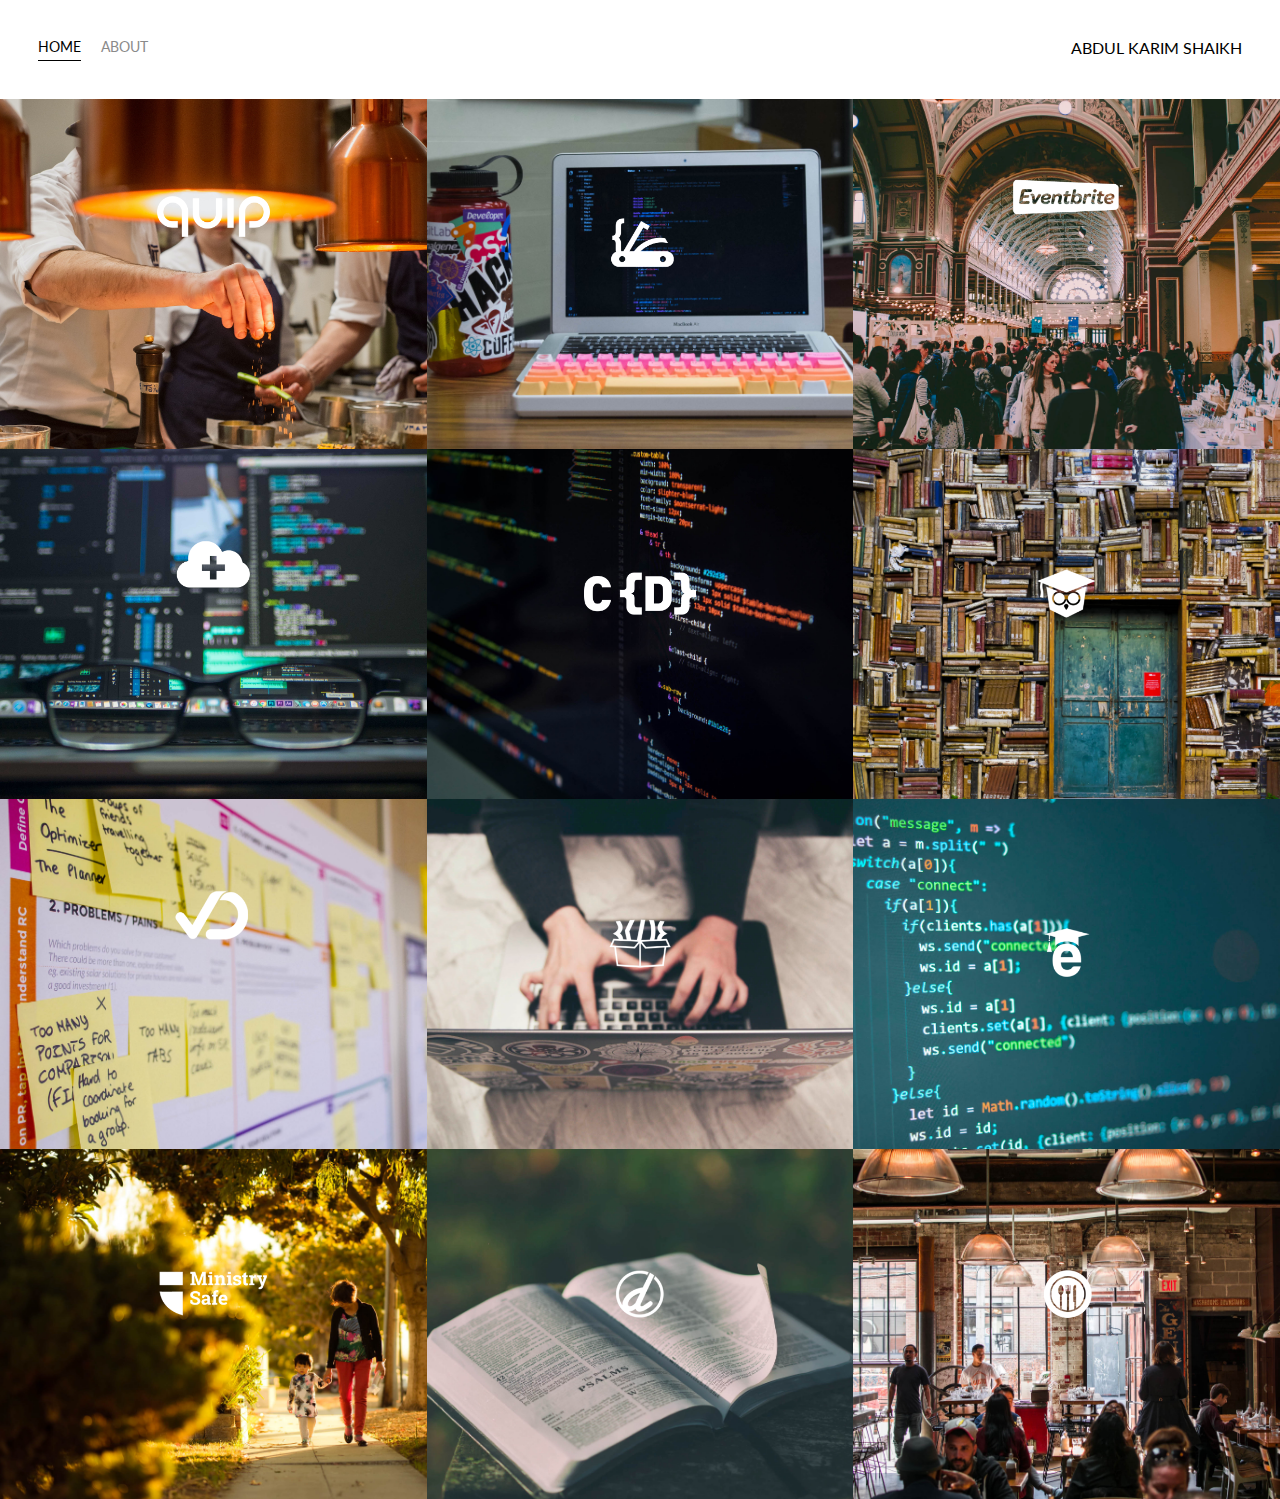
<file: index.html>
<!DOCTYPE html>
<html>

<head>
  <title>Design and Implement web page using CSS3 and HTML5</title>
  <link href="https://fonts.googleapis.com/css?family=Lato" rel="stylesheet">
  <link rel="stylesheet" href="styles.css">
</head>

<body>
  <div class="container">
    <div class="nav-wrapper">
      <div class="left-side">
        <div class="nav-link-wrapper active-nav-link">
          <a href="index.html">Home</a>
        </div>

        <div class="nav-link-wrapper">
          <a href="about.html">About</a>
        </div>
      </div>

      <div class="right-side">
        <div class="brand">
          ABDUL KARIM SHAIKH
        </div>
      </div>
    </div>
    <div class="content-wrapper">
      <div class="portfolio-items-wrapper">

        <div class="portfolio-item-wrapper">
          <div class="portfolio-img-background" style="background-image:url(images/portfolio1.jpg)"></div>

          <div class="img-text-wrapper">
            <div class="logo-wrapper">
              <img src="images/logos/quip.png" alt="">
            </div>

            <div class="subtitle">“If you are a chef, no matter how good a chef you are, it’s not good cooking for yourself; the joy is in cooking for others. It’s the same with music.”</div>
          </div>
        </div>

        <div class="portfolio-item-wrapper">
          <div class="portfolio-img-background" style="background-image:url(images/portfolio2.jpg)"></div>
          <div class="img-text-wrapper">
            <div class="logo-wrapper">
              <img src="images/logos/devcamp.png" alt="">
            </div>

            <div class="subtitle">Coding bootcamp and learning management system.</div>
          </div>
        </div>

        <div class="portfolio-item-wrapper">
          <div class="portfolio-img-background" style="background-image:url(images/portfolio3.jpg)"></div>
          <div class="img-text-wrapper">
            <div class="logo-wrapper">
              <img src="images/logos/eventbrite.png" alt="">
            </div>

            <div class="subtitle">Eventbrite is the leading event management platform on the web with millions of individuals utilizing their applications
              to find, register or, and management events in numerous industries.</div>
          </div>
        </div>

        <div class="portfolio-item-wrapper">
          <div class="portfolio-img-background" style="background-image:url(images/portfolio4.jpg)"></div>
          <div class="img-text-wrapper">
            <div class="logo-wrapper">
              <img src="images/logos/shop-hacker.png" alt="">
            </div>

            <div class="subtitle">Shop Hacker allows you to easily import digital products such as elearning courses, software, and games directly
              into your ecommerce store.</div>
          </div>
        </div>

        <div class="portfolio-item-wrapper">
          <div class="portfolio-img-background" style="background-image:url(images/portfolio5.jpg)"></div>
          <div class="img-text-wrapper">
            <div class="logo-wrapper">
              <img src="images/logos/crondose.png" alt="">
            </div>

            <div class="subtitle">Online tutorials and productivity tips.</div>
          </div>
        </div>

        <div class="portfolio-item-wrapper">
          <div class="portfolio-img-background" style="background-image:url(images/portfolio6.jpg)"></div>
          <div class="img-text-wrapper">
            <div class="logo-wrapper">
              <img src="images/logos/dailysmarty.png" alt="">
            </div>

            <div class="subtitle">Keep track of what you learn every day.</div>
          </div>
        </div>

        <div class="portfolio-item-wrapper">
          <div class="portfolio-img-background" style="background-image:url(images/portfolio7.jpg)"></div>
          <div class="img-text-wrapper">
            <div class="logo-wrapper">
              <img src="images/logos/dashtrack.png" alt="">
            </div>

            <div class="subtitle">What you track improves. DashTrack is a journal that makes it easy to track your daily tasks and make the most
              of your time each day.</div>
          </div>
        </div>

        <div class="portfolio-item-wrapper">
          <div class="portfolio-img-background" style="background-image:url(images/portfolio8.jpg)"></div>
          <div class="img-text-wrapper">
            <div class="logo-wrapper">
              <img src="images/logos/devtrunk.png" alt="">
            </div>

            <div class="subtitle">Online shop for developer happiness.</div>
          </div>
        </div>

        <div class="portfolio-item-wrapper">
          <div class="portfolio-img-background" style="background-image:url(images/portfolio9.jpg)"></div>
          <div class="img-text-wrapper">
            <div class="logo-wrapper">
              <img src="images/logos/edutechional.png" alt="">
            </div>

            <div class="subtitle">Online technology tutorials.</div>
          </div>
        </div>

        <div class="portfolio-item-wrapper">
          <div class="portfolio-img-background" style="background-image:url(images/portfolio10.jpg)"></div>
          <div class="img-text-wrapper">
            <div class="logo-wrapper">
              <img src="images/logos/ministry-safe.png" alt="">
            </div>

            <div class="subtitle">A complete child safety system for organizations.</div>
          </div>
        </div>

        <div class="portfolio-item-wrapper">
          <div class="portfolio-img-background" style="background-image:url(images/portfolio11.jpg)"></div>
          <div class="img-text-wrapper">
            <div class="logo-wrapper">
              <img src="images/logos/open-devos.png" alt="">
            </div>

            <div class="subtitle">Publish and share daily devotionals.</div>
          </div>
        </div>

        <div class="portfolio-item-wrapper">
          <div class="portfolio-img-background" style="background-image:url(images/portfolio12.jpg)"></div>
          <div class="img-text-wrapper">
            <div class="logo-wrapper">
              <img src="images/logos/toastability.png" alt="">
            </div>

            <div class="subtitle">Easy way to manage the digital life of your bar or restaurant.</div>
          </div>
        </div>

      </div>
    </div>
  </div>

</body>

<script>
  const portfolioItems = document.querySelectorAll('.portfolio-item-wrapper');

  portfolioItems.forEach(portfolioItem => {
    portfolioItem.addEventListener('mouseover', () => {
      console.log(portfolioItem.childNodes[1].classList)
      portfolioItem.childNodes[1].classList.add('image-blur');
    });

    portfolioItem.addEventListener('mouseout', () => {
      console.log(portfolioItem.childNodes[1].classList)
      portfolioItem.childNodes[1].classList.remove('image-blur');
    });
  });

</script>

</html>
</file>
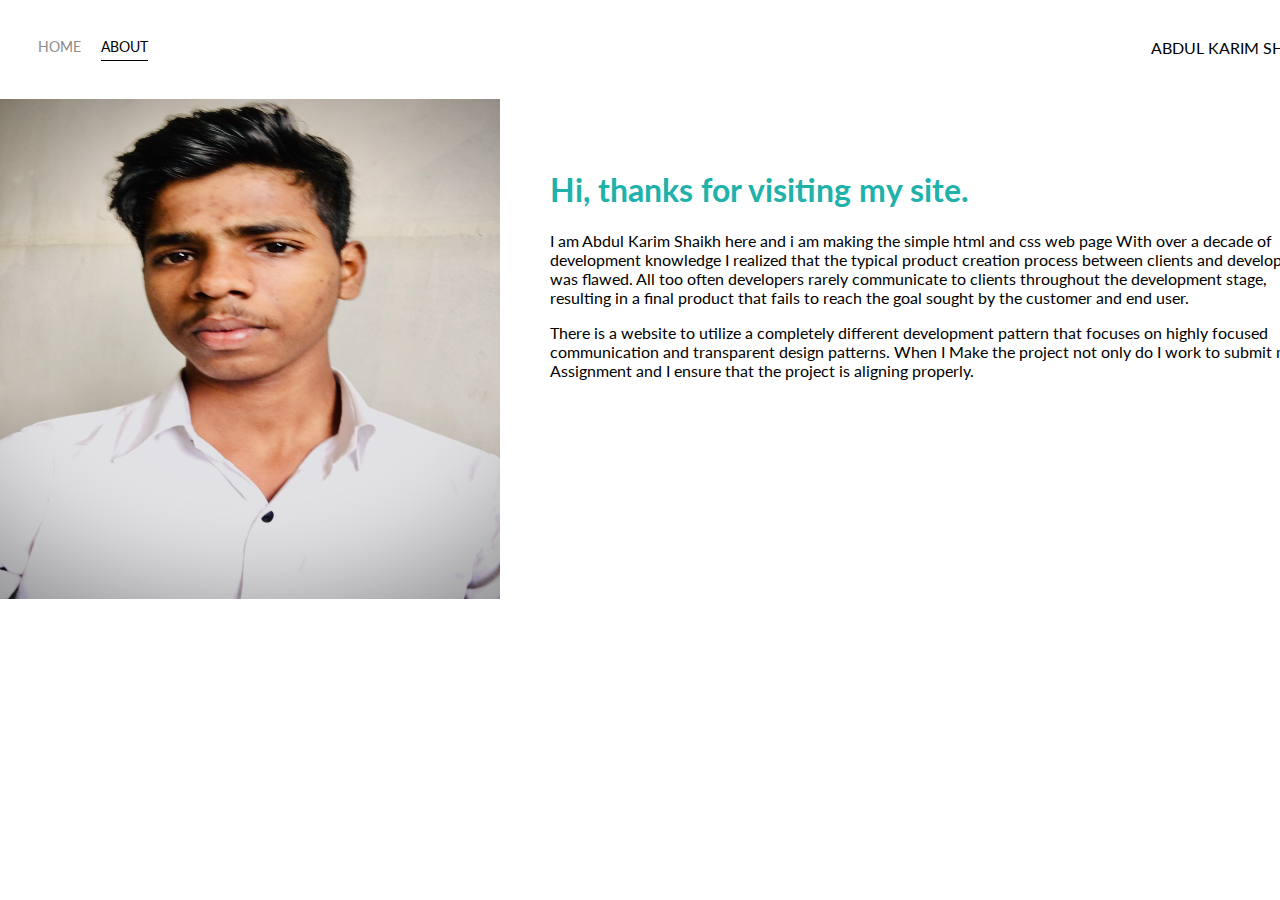
<file: about.html>
<!DOCTYPE html>
<html lang='en'>

<head>
  <meta charset='UTF-8'>
  <title>Portfolio Homepage</title>
  <link href="https://fonts.googleapis.com/css?family=Lato" rel="stylesheet">
  <link rel="stylesheet" href="styles.css">
</head>

<body>
  <div class="container">
    <div class="nav-wrapper">
      <div class="left-side">
        <div class="nav-link-wrapper">
          <a href="index.html">Home</a>
        </div>

        <div class="nav-link-wrapper active-nav-link">
          <a href="about.html">About</a>
        </div>
      </div>

      <div class="right-side">
        <div class="brand">
          ABDUL KARIM SHAIKH
        </div>
      </div>
    </div>

    <div class="content-wrapper">
      <div class="two-column-wrapper">
        <div class="profile-image-wrapper">
          <img src="images/profile.jpg" alt="">
        </div>

        <div class="profile-content-wrapper">
          <h1>Hi, thanks for visiting my site.</h1>
          <p> I am Abdul Karim Shaikh here and i am making the simple  html and css web page With over a decade of development knowledge  I realized that the typical product creation
            process between clients and developers was flawed. All too often developers rarely communicate to clients throughout
            the development stage, resulting in a final product that fails to reach the goal sought by the customer and end
            user.
          </p>

          <p>There is a website to utilize a completely different development pattern that focuses on highly focused
            communication and transparent design patterns. When I Make the project not only do I work to submit my Assignment and  I ensure that the project is aligning properly.</p>
        </div>
      </div>
    </div>
  </div>

</body>

</html>
</file>
<file: styles.css>
body {
  font-family: "Lato", sans-serif;
  margin: 0px;
}

.container {
  display: grid;
  grid-template-columns: 1fr;
} 

.nav-wrapper {
  display: flex;
  justify-content: space-between;
  padding: 38px;
}

.left-side {
  display: flex;
}

.nav-wrapper > .left-side > div {
  margin-right: 20px;
  text-transform: uppercase;
  font-size: 0.9rem;
}

.nav-link-wrapper {
  height: 22px;
  border-bottom: 1px solid transparent;
  transition: border-bottom 0.5s;
}

.active-nav-link {
  border-bottom: 1px solid black;
}

.active-nav-link a {
  color: black !important;
}

.nav-link-wrapper a {
  color: #8a8a8a;
  text-decoration: none;
  transition: color 0.5s;
}

.nav-link-wrapper:hover {
  border-bottom: 1px solid black;
}

.nav-link-wrapper a:hover {
  color: black;
}

.portfolio-items-wrapper {
  display: grid;
  grid-template-columns: 1fr 1fr 1fr;
}

.portfolio-item-wrapper {
  position: relative;
}

.portfolio-img-background {
  background-size: cover;
  background-position: center;
  background-repeat: no-repeat;
  height: 350px;
  width: 100%;
}

.img-text-wrapper {
  position: absolute;
  top: 0;
  display: flex;
  flex-direction: column;
  justify-content: center;
  align-items: center;
  height: 100%;
  text-align: center;
  padding-left: 100px;
  padding-right: 100px;
}

.img-text-wrapper .subtitle {
  transition: 1s;
  color: transparent;
}

.image-blur {
  transition: 1s;
  filter: brightness(10%);
}

.img-text-wrapper:hover .subtitle {
  color: lightseagreen;
  font-weight: 600;
}

.logo-wrapper img {
  width: 50%;
  margin-bottom: 20px;
}

.two-column-wrapper {
  display: grid;
  grid-template-columns: 1fr 1fr;
}

.profile-image-wrapper img {
  height: 500px;
  width: 500px;
}

.profile-content-wrapper {
  padding: 50px;
}

.profile-content-wrapper h1 {
  width: 760px;
  color: lightseagreen;
}
</file>
